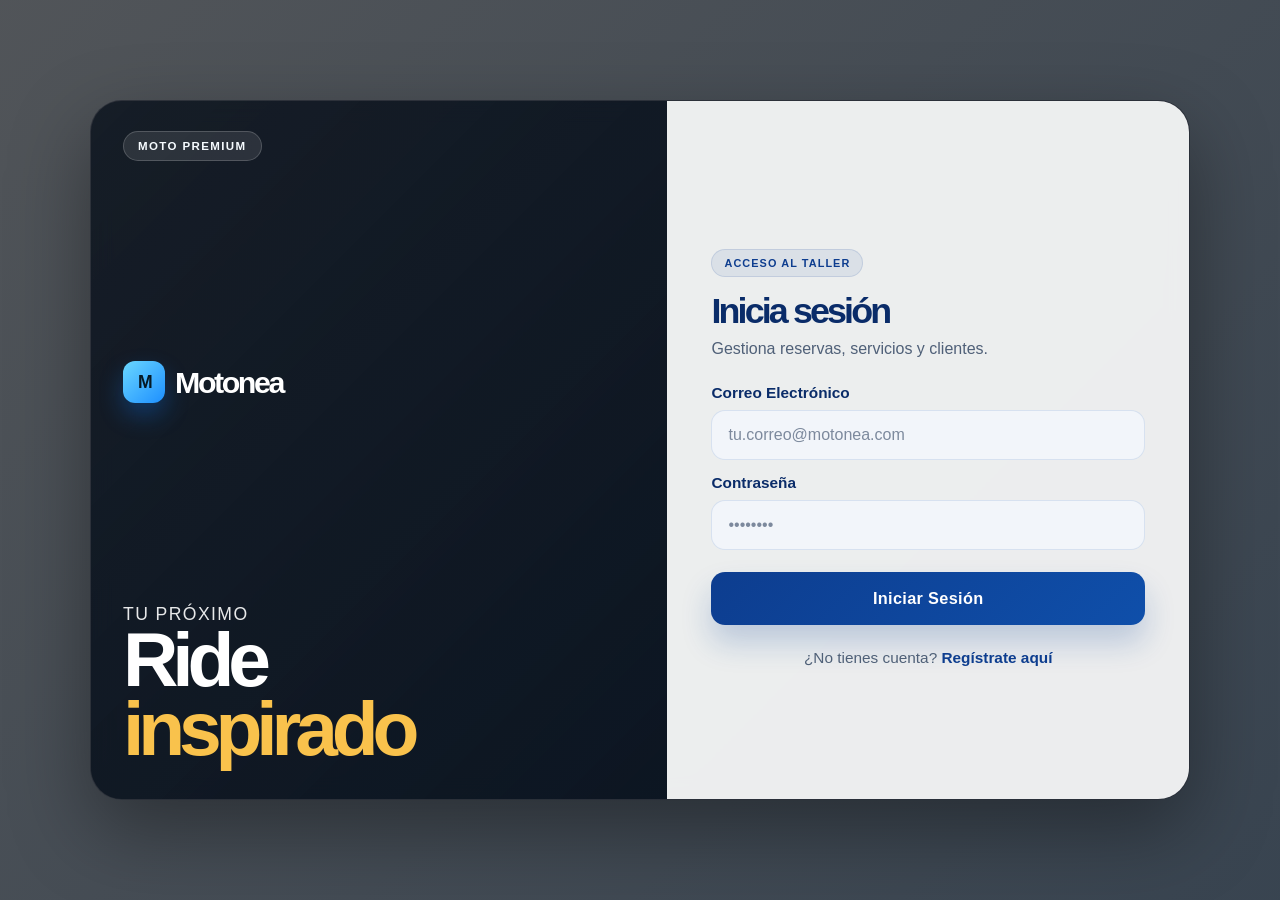
<file: index.html>
<!DOCTYPE html>
<html lang="es">

<head>
    <meta charset="UTF-8">
    <meta name="viewport" content="width=device-width, initial-scale=1.0">
    <title>Login - Motonea</title>
    <link rel="stylesheet" href="css/styles.css">
</head>

<body class="body-login">

    <div class="login-page">
        <div class="login-visual">
            <div class="hero-badge">Moto Premium</div>
            <div class="visual-brand">
                <span class="brand-mark">M</span>
                <span>Motonea</span>
            </div>
            <div class="hero-text">
                <p>Tu próximo</p>
                <h1>Ride</h1>
                <h2>inspirado</h2>
            </div>
        </div>

        <div class="auth-card">
            <div class="login-header">
                <span class="eyebrow">Acceso al taller</span>
                <h2>Inicia sesión</h2>
                <p>Gestiona reservas, servicios y clientes.</p>
            </div>

            <form id="loginForm">
                <div class="form-group">
                    <label for="email">Correo Electrónico</label>
                    <input type="email" id="email" required placeholder="tu.correo@motonea.com">
                </div>

                <div class="form-group">
                    <label for="password">Contraseña</label>
                    <input type="password" id="password" required placeholder="••••••••">
                </div>

                <div id="error-message" class="error-hidden"></div>

                <button type="submit" class="btn-primary">Iniciar Sesión</button>
            </form>

            <div class="login-footer">
                <p>¿No tienes cuenta? <a href="register.html">Regístrate aquí</a></p>
            </div>
        </div>
    </div>

    <script src="js/app.js"></script>
</body>

</html>
</file>
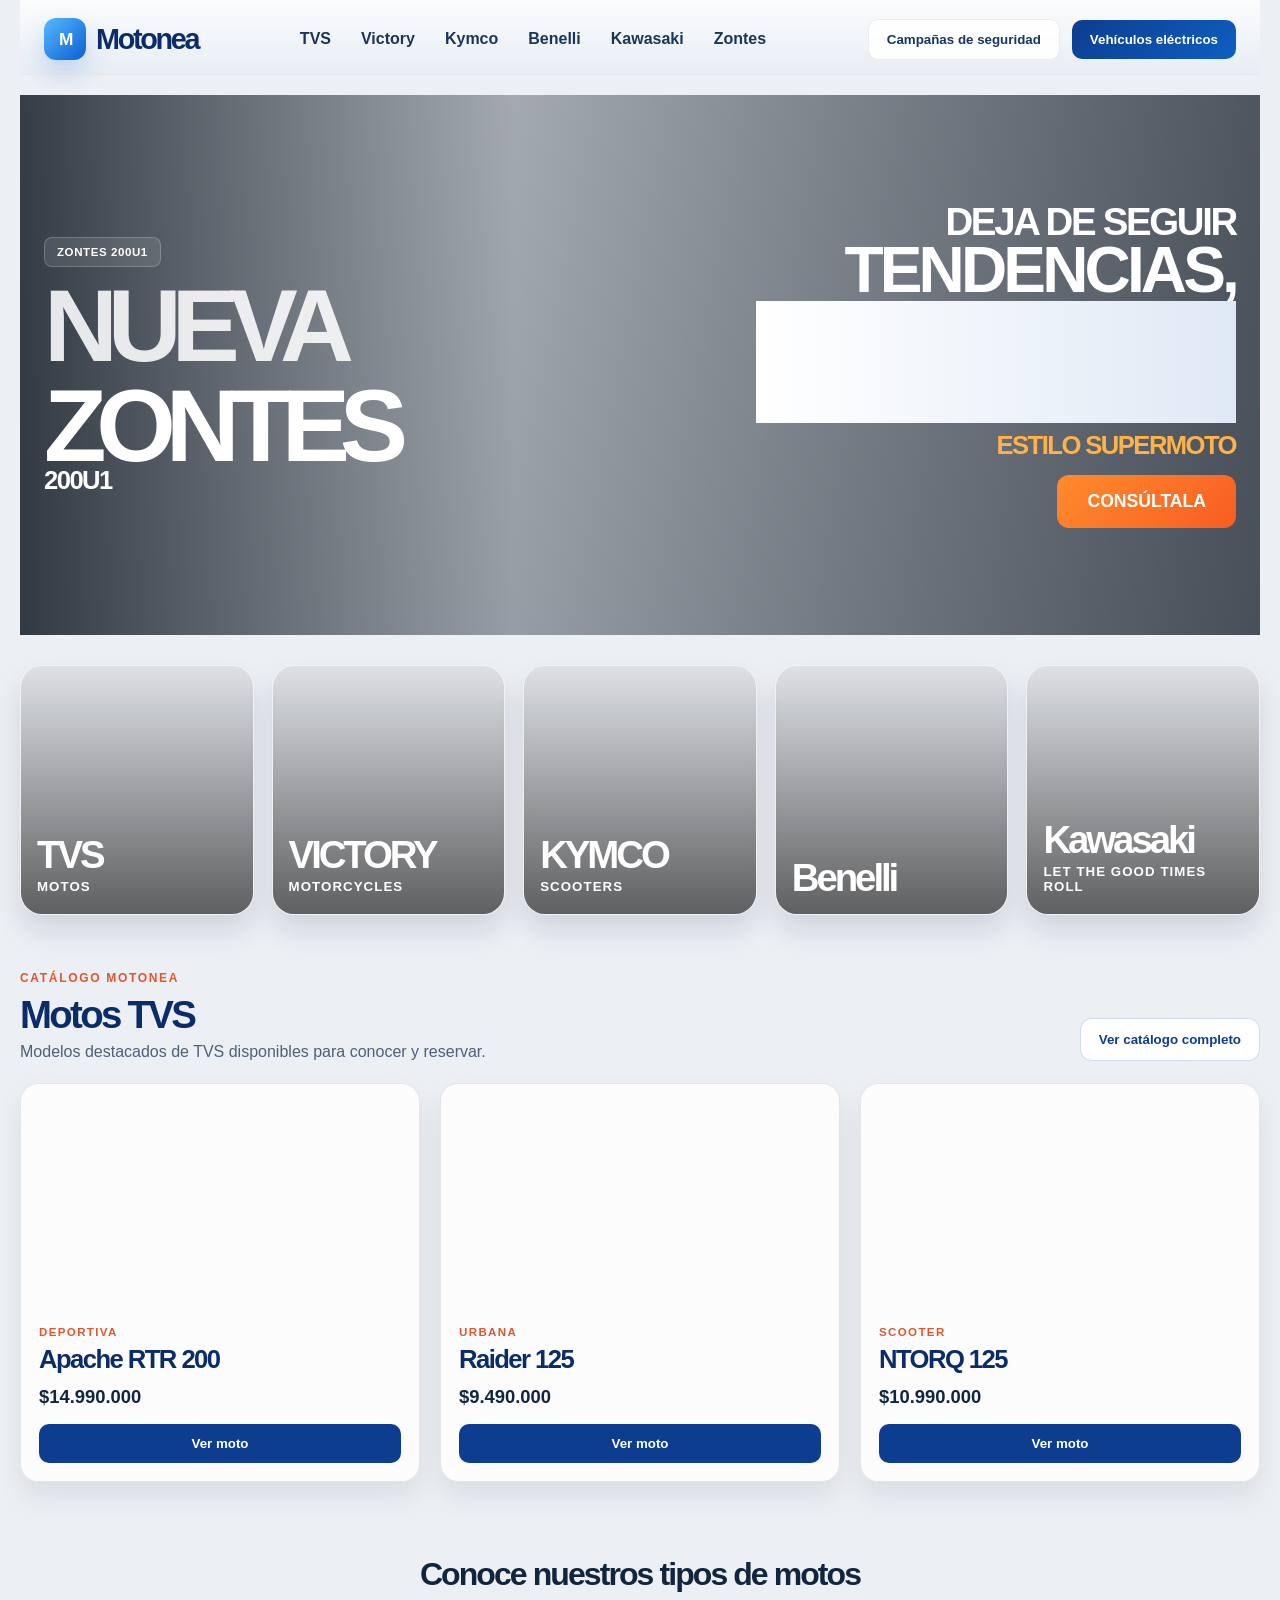
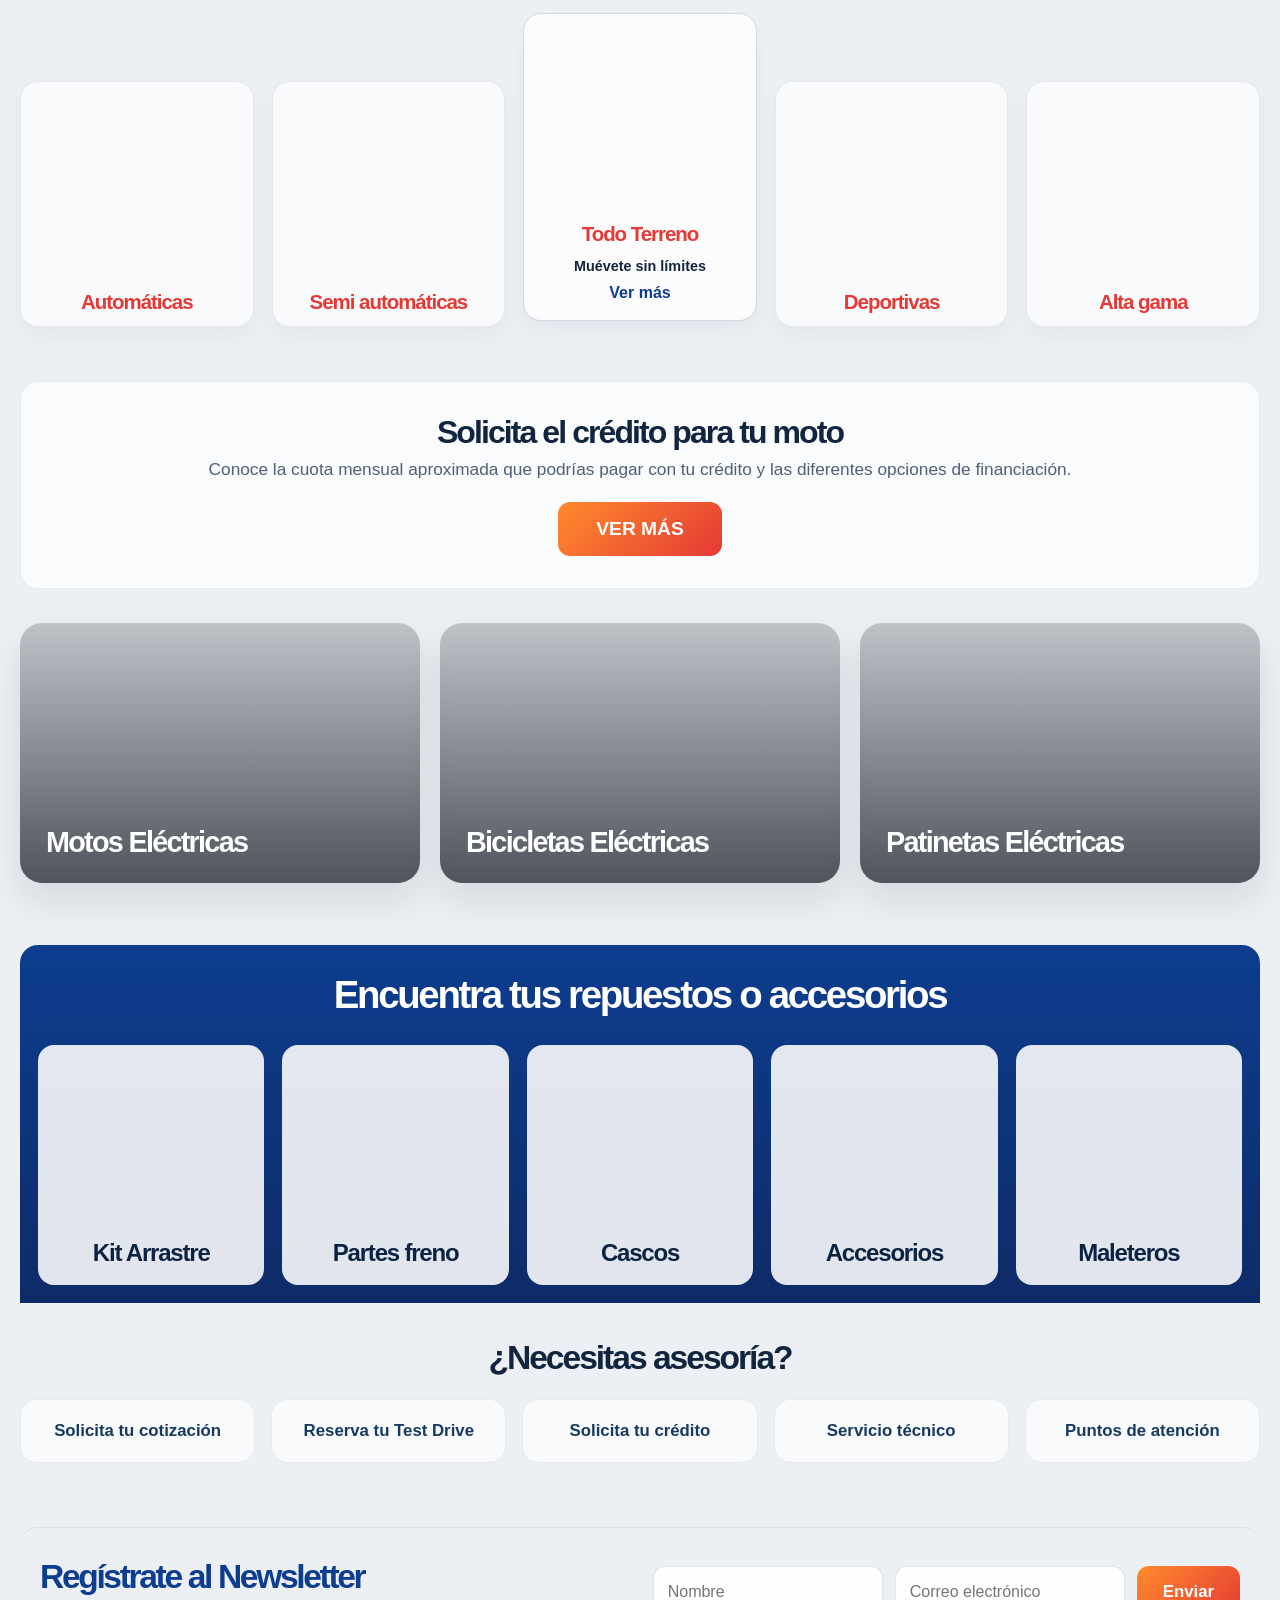
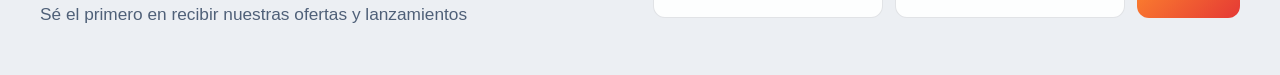
<file: dashboard.html>
<!DOCTYPE html>
<html lang="es">

<head>
    <meta charset="UTF-8">
    <meta name="viewport" content="width=device-width, initial-scale=1.0">
    <title>Dashboard - Motonea</title>
    <link rel="stylesheet" href="css/styles.css">
</head>

<body class="body-dashboard">
    <div class="dealer-shell">
        <header class="dealer-topbar">
            <div class="dealer-brand">
                <span class="brand-mark">M</span>
                <span>Motonea</span>
            </div>

            <nav class="dealer-nav">
                <a href="#modelos" class="brand-link active" data-brand="TVS">TVS</a>
                <a href="#modelos" class="brand-link" data-brand="Victory">Victory</a>
                <a href="#modelos" class="brand-link" data-brand="Kymco">Kymco</a>
                <a href="#modelos" class="brand-link" data-brand="Benelli">Benelli</a>
                <a href="#modelos" class="brand-link" data-brand="Kawasaki">Kawasaki</a>
                <a href="#modelos" class="brand-link" data-brand="Zontes">Zontes</a>
            </nav>

            <div class="header-actions">
                <button class="secondary-pill">Campañas de seguridad</button>
                <button class="primary-pill">Vehículos eléctricos</button>
            </div>
        </header>

        <main class="dealer-main">
            <section class="hero-banner">
                <div class="hero-copy-left">
                    <span class="small-tag">Zontes 200U1</span>
                    <h1>NUEVA</h1>
                    <h2>ZONTES</h2>
                    <p>200U1</p>
                </div>

                <div class="hero-copy-right">
                    <p>DEJA DE SEGUIR</p>
                    <h3>TENDENCIAS,</h3>
                    <h4>CONVIÉRTETE EN UNA.</h4>
                    <span>ESTILO SUPERMOTO</span>
                    <button>CONSÚLTALA</button>
                </div>
            </section>

            <section class="brand-grid">
                <article class="brand-card brand-card--tvs" data-brand="TVS" tabindex="0">
                    <div class="brand-overlay"></div>
                    <div class="card-brand">TVS</div>
                    <span>motos</span>
                </article>

                <article class="brand-card brand-card--victory" data-brand="Victory" tabindex="0">
                    <div class="brand-overlay"></div>
                    <div class="card-brand">VICTORY</div>
                    <small>Motorcycles</small>
                </article>

                <article class="brand-card brand-card--kymco" data-brand="Kymco" tabindex="0">
                    <div class="brand-overlay"></div>
                    <div class="card-brand">KYMCO</div>
                    <small>scooters</small>
                </article>

                <article class="brand-card brand-card--benelli" data-brand="Benelli" tabindex="0">
                    <div class="brand-overlay"></div>
                    <div class="card-brand">Benelli</div>
                </article>

                <article class="brand-card brand-card--kawasaki" data-brand="Kawasaki" tabindex="0">
                    <div class="brand-overlay"></div>
                    <div class="card-brand">Kawasaki</div>
                    <small>Let the good times roll</small>
                </article>
            </section>

            <section class="models-section" id="modelos">
                <div class="models-heading">
                    <div>
                        <span class="section-kicker">Catálogo Motonea</span>
                        <h3 id="models-title">Motos TVS</h3>
                        <p id="models-description">Modelos destacados disponibles para conocer y reservar.</p>
                    </div>
                    <button class="view-all-btn" type="button">Ver catálogo completo</button>
                </div>

                <div class="models-grid" id="models-grid"></div>
            </section>

            <section class="category-block">
                <h3>Conoce nuestros tipos de motos</h3>

                <div class="category-row">
                    <div class="category-item category-item--auto">
                        <div class="category-image image-auto"></div>
                        <span>Automáticas</span>
                    </div>

                    <div class="category-item category-item--semi">
                        <div class="category-image image-semi"></div>
                        <span>Semi automáticas</span>
                    </div>

                    <div class="category-item category-item--featured">
                        <div class="category-image image-terrain"></div>
                        <span>Todo Terreno</span>
                        <small>Muévete sin límites</small>
                        <a href="#">Ver más</a>
                    </div>

                    <div class="category-item category-item--sport">
                        <div class="category-image image-sport"></div>
                        <span>Deportivas</span>
                    </div>

                    <div class="category-item category-item--premium">
                        <div class="category-image image-premium"></div>
                        <span>Alta gama</span>
                    </div>
                </div>
            </section>

            <section class="cta-panel">
                <h3>Solicita el crédito para tu moto</h3>
                <p>Conoce la cuota mensual aproximada que podrías pagar con tu crédito y las diferentes opciones de
                    financiación.</p>
                <button>VER MÁS</button>
            </section>

            <section class="electric-grid">
                <article class="electric-card electric-card--1">
                    <div class="electric-overlay"></div>
                    <h4>Motos Eléctricas</h4>
                </article>

                <article class="electric-card electric-card--2">
                    <div class="electric-overlay"></div>
                    <h4>Bicicletas Eléctricas</h4>
                </article>

                <article class="electric-card electric-card--3">
                    <div class="electric-overlay"></div>
                    <h4>Patinetas Eléctricas</h4>
                </article>
            </section>

            <section class="accessories-area">
                <h3>Encuentra tus repuestos o accesorios</h3>
                <div class="accessory-row">
                    <div class="accessory-item">
                        <div class="accessory-image oil"></div>
                        <span>Kit Arrastre</span>
                    </div>
                    <div class="accessory-item">
                        <div class="accessory-image chain"></div>
                        <span>Partes freno</span>
                    </div>
                    <div class="accessory-item">
                        <div class="accessory-image helmet"></div>
                        <span>Cascos</span>
                    </div>
                    <div class="accessory-item">
                        <div class="accessory-image outfit"></div>
                        <span>Accesorios</span>
                    </div>
                    <div class="accessory-item">
                        <div class="accessory-image box"></div>
                        <span>Maleteros</span>
                    </div>
                </div>
            </section>

            <section class="help-strip">
                <h3>¿Necesitas asesoría?</h3>
                <div class="help-row">
                    <button>Solicita tu cotización</button>
                    <button>Reserva tu Test Drive</button>
                    <button>Solicita tu crédito</button>
                    <button>Servicio técnico</button>
                    <button>Puntos de atención</button>
                </div>
            </section>

            <section class="newsletter">
                <div class="newsletter-copy">
                    <h2>Regístrate al Newsletter</h2>
                    <p>Sé el primero en recibir nuestras ofertas y lanzamientos</p>
                </div>

                <div class="newsletter-form">
                    <input type="text" placeholder="Nombre">
                    <input type="email" placeholder="Correo electrónico">
                    <button>Enviar</button>
                </div>
            </section>
        </main>
    </div>
    <script src="js/app.js"></script>
</body>

</html>
</file>
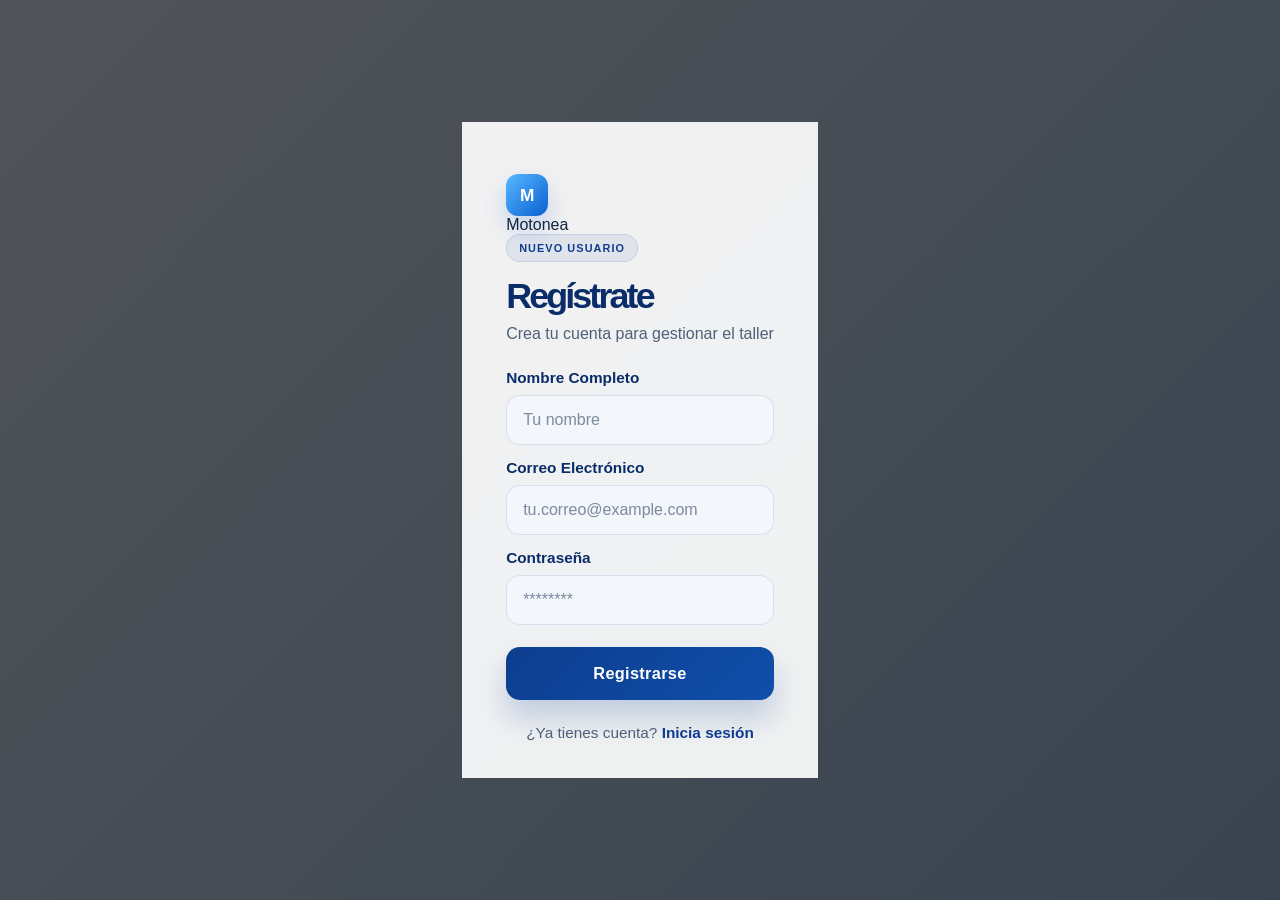
<file: register.html>
<!DOCTYPE html>
<html lang="es">

<head>
    <meta charset="UTF-8">
    <meta name="viewport" content="width=device-width, initial-scale=1.0">
    <title>Registro - Motonea</title>
    <link rel="stylesheet" href="css/styles.css">
</head>

<body class="body-login">

    <div class="auth-shell">
        <div class="auth-card">
            <div class="auth-visual">
                <div class="brand">
                    <div class="brand-mark">M</div>
                    <p>Motonea</p>
                </div>
            </div>

            <div class="login-header">
                <span class="eyebrow">Nuevo usuario</span>
                <h2>Regístrate</h2>
                <p>Crea tu cuenta para gestionar el taller</p>
            </div>

            <form id="registerForm">
                <div class="form-group">
                    <label for="name">Nombre Completo</label>
                    <input type="text" id="name" required placeholder="Tu nombre">
                </div>

                <div class="form-group">
                    <label for="email">Correo Electrónico</label>
                    <input type="email" id="email" required placeholder="tu.correo@example.com">
                </div>

                <div class="form-group">
                    <label for="password">Contraseña</label>
                    <input type="password" id="password" required placeholder="********">
                </div>

                <div id="error-message" class="error-hidden"></div>

                <button type="submit" class="btn-primary">Registrarse</button>
            </form>

            <div class="login-footer">
                <p>¿Ya tienes cuenta? <a href="index.html">Inicia sesión</a></p>
            </div>
        </div>
    </div>

    <script src="js/app.js"></script>
</body>

</html>
</file>
<file: css/styles.css>
:root {
    --bg: #eef2f6;
    --bg-strong: #e5edf5;
    --panel: rgba(255, 255, 255, 0.7);
    --panel-strong: rgba(255, 255, 255, 0.78);
    --primary: #0d3d8f;
    --primary-strong: #0a2c69;
    --primary-soft: rgba(13, 61, 143, 0.12);
    --accent: #f85d22;
    --accent-2: #ff9d00;
    --text: #12253f;
    --muted: #4f6078;
    --line: rgba(16, 35, 59, 0.1);
    --shadow: 0 26px 60px rgba(13, 20, 33, 0.12);
}

* {
    margin: 0;
    padding: 0;
    box-sizing: border-box;
    font-family: 'Segoe UI', Tahoma, Geneva, Verdana, sans-serif;
}

html {
    scroll-behavior: smooth;
}

body {
    color: var(--text);
    background: var(--bg);
}

body.body-login {
    min-height: 100vh;
    display: grid;
    place-items: center;
    background:
        linear-gradient(135deg, rgba(7, 12, 18, 0.7), rgba(13, 27, 42, 0.82)),
        url('https://images.unsplash.com/photo-1558981806-ec527fa84c39?auto=format&fit=crop&w=1600&q=80') center/cover no-repeat fixed;
    padding: 28px;
}

.login-page {
    width: min(100%, 1100px);
    min-height: 700px;
    display: grid;
    grid-template-columns: 1.05fr 0.95fr;
    overflow: hidden;
    border-radius: 32px;
    background: rgba(9, 15, 24, 0.72);
    border: 1px solid rgba(255, 255, 255, 0.08);
    box-shadow: 0 30px 80px rgba(0, 0, 0, 0.36);
    backdrop-filter: blur(10px);
}

.login-visual {
    position: relative;
    background:
        linear-gradient(135deg, rgba(8, 19, 32, 0.3), rgba(8, 19, 32, 0.7)),
        url('https://images.unsplash.com/photo-1558980664-10e7170b5df9?auto=format&fit=crop&w=1200&q=80') center/cover no-repeat;
    display: flex;
    flex-direction: column;
    justify-content: space-between;
    padding: 30px 32px 28px;
}

.hero-badge {
    align-self: flex-start;
    background: rgba(255, 255, 255, 0.1);
    border: 1px solid rgba(255, 255, 255, 0.18);
    color: #f6fbff;
    border-radius: 999px;
    padding: 8px 14px;
    font-size: 0.72rem;
    letter-spacing: 0.12em;
    text-transform: uppercase;
    font-weight: 800;
}

.visual-brand {
    display: flex;
    align-items: center;
    gap: 10px;
    font-size: clamp(1.9rem, 2vw, 2.6rem);
    font-weight: 900;
    letter-spacing: -0.08em;
    color: #ffffff;
}

.visual-brand .brand-mark {
    width: 42px;
    height: 42px;
    border-radius: 12px;
    display: grid;
    place-items: center;
    background: linear-gradient(135deg, #6ad7ff, #1d8fff);
    color: #051925;
    font-size: 1.1rem;
    box-shadow: 0 12px 24px rgba(13, 125, 255, 0.3);
}

.hero-text {
    padding-bottom: 8px;
    color: white;
}

.hero-text p {
    font-size: 1.1rem;
    letter-spacing: 0.08em;
    text-transform: uppercase;
    opacity: 0.9;
}

.hero-text h1,
.hero-text h2 {
    font-size: clamp(3rem, 6vw, 6rem);
    letter-spacing: -0.08em;
    line-height: 0.9;
    font-weight: 900;
}

.hero-text h2 {
    color: #f9c24c;
}

.auth-card {
    position: relative;
    background: rgba(255, 255, 255, 0.92);
    padding: 52px 44px 36px;
    display: flex;
    flex-direction: column;
    justify-content: center;
}

.login-header {
    text-align: left;
    margin-bottom: 26px;
}

.eyebrow {
    display: inline-block;
    margin-bottom: 14px;
    padding: 7px 12px;
    border-radius: 999px;
    background: rgba(17, 72, 156, 0.08);
    color: var(--primary);
    border: 1px solid rgba(17, 72, 156, 0.12);
    text-transform: uppercase;
    letter-spacing: 0.1em;
    font-size: 0.68rem;
    font-weight: 800;
}

.login-header h2 {
    font-size: clamp(2.2rem, 2.8vw, 3.2rem);
    letter-spacing: -0.08em;
    margin-bottom: 8px;
    color: var(--primary-strong);
}

.login-header p {
    color: var(--muted);
    font-size: 1rem;
}

form {
    display: flex;
    flex-direction: column;
    gap: 14px;
}

.form-group {
    display: flex;
    flex-direction: column;
    gap: 8px;
}

.form-group label {
    color: var(--primary-strong);
    font-size: 0.96rem;
    font-weight: 700;
}

.form-group input {
    width: 100%;
    padding: 15px 16px;
    border-radius: 14px;
    border: 1px solid rgba(17, 72, 156, 0.12);
    background: rgba(243, 247, 252, 0.9);
    color: var(--text);
    font-size: 1rem;
    transition: all 0.2s ease;
}

.form-group input::placeholder {
    color: rgba(79, 96, 120, 0.72);
}

.form-group input:focus {
    outline: none;
    border-color: rgba(17, 72, 156, 0.34);
    box-shadow: 0 0 0 4px rgba(17, 72, 156, 0.08);
    background: white;
}

.btn-primary {
    width: 100%;
    padding: 17px 18px;
    border: none;
    border-radius: 14px;
    background: linear-gradient(135deg, var(--primary), #0f4faa);
    color: white;
    font-size: 1.02rem;
    font-weight: 800;
    letter-spacing: 0.02em;
    cursor: pointer;
    margin-top: 8px;
    box-shadow: 0 18px 30px rgba(17, 72, 156, 0.22);
    transition: transform 0.2s ease, box-shadow 0.2s ease;
}

.btn-primary:hover {
    transform: translateY(-2px);
    box-shadow: 0 24px 36px rgba(17, 72, 156, 0.26);
}

.login-footer {
    margin-top: 24px;
    text-align: center;
    color: var(--muted);
    font-size: 0.96rem;
}

.login-footer a {
    color: var(--primary);
    text-decoration: none;
    font-weight: 800;
}

.login-footer a:hover {
    text-decoration: underline;
}

.error-hidden {
    display: none;
    background: rgba(220, 38, 38, 0.08);
    border: 1px solid rgba(220, 38, 38, 0.18);
    border-radius: 12px;
    color: #b91c1c;
    font-size: 0.82rem;
    padding: 10px 12px;
}

body.body-dashboard {
    background: #eceff3;
    color: var(--text);
}

.dealer-shell {
    width: min(100%, 1460px);
    margin: 0 auto;
    padding: 0 20px 26px;
}

.dealer-topbar {
    display: flex;
    align-items: center;
    justify-content: space-between;
    gap: 18px;
    background: linear-gradient(180deg, rgba(255, 255, 255, 0.8), rgba(229, 236, 243, 0.75));
    border-bottom: 1px solid rgba(16, 35, 59, 0.08);
    padding: 18px 24px 14px;
    position: sticky;
    top: 0;
    z-index: 10;
    backdrop-filter: blur(12px);
}

.dealer-brand {
    display: flex;
    align-items: center;
    gap: 10px;
    color: var(--primary-strong);
    font-size: clamp(1.8rem, 2vw, 2.7rem);
    font-weight: 900;
    letter-spacing: -0.08em;
}

.brand-mark {
    width: 42px;
    height: 42px;
    border-radius: 12px;
    display: grid;
    place-items: center;
    background: linear-gradient(135deg, #57b9ff, #0a5fd2);
    color: white;
    font-size: 1.08rem;
    font-weight: 900;
    box-shadow: 0 12px 24px rgba(18, 94, 208, 0.2);
}

.dealer-nav {
    display: flex;
    align-items: center;
    justify-content: center;
    gap: 30px;
    flex: 1;
    flex-wrap: wrap;
}

.dealer-nav a {
    color: #1a3558;
    text-decoration: none;
    font-weight: 700;
    font-size: 1rem;
}

.header-actions {
    display: flex;
    align-items: center;
    gap: 12px;
    flex-wrap: wrap;
}

.secondary-pill,
.primary-pill {
    border: none;
    border-radius: 10px;
    padding: 12px 18px;
    font-weight: 700;
    cursor: pointer;
}

.secondary-pill {
    background: rgba(255, 255, 255, 0.85);
    color: #16365f;
    border: 1px solid rgba(16, 35, 59, 0.08);
}

.primary-pill {
    background: linear-gradient(135deg, #0d3d8f, #0d5fc1);
    color: #fff;
}

.dealer-main {
    padding-top: 20px;
}

.hero-banner {
    position: relative;
    display: flex;
    justify-content: space-between;
    align-items: center;
    min-height: 540px;
    padding: 30px 24px 28px;
    border-radius: 0;
    background:
        linear-gradient(135deg, rgba(20, 31, 48, 0.1), rgba(20, 31, 48, 0.35)),
        url('https://images.unsplash.com/photo-1558980664-10e7170b5df9?auto=format&fit=crop&w=1800&q=80') center/cover no-repeat;
    overflow: hidden;
    color: white;
}

.hero-banner::before {
    content: "";
    position: absolute;
    inset: 0;
    background: linear-gradient(90deg, rgba(7, 16, 27, 0.78) 0%, rgba(7, 16, 27, 0.18) 40%, rgba(7, 16, 27, 0.58) 100%);
}

.hero-copy-left,
.hero-copy-right {
    position: relative;
    z-index: 1;
}

.small-tag {
    display: inline-block;
    background: rgba(255, 255, 255, 0.1);
    border: 1px solid rgba(255, 255, 255, 0.2);
    padding: 8px 12px;
    border-radius: 8px;
    font-size: 0.72rem;
    font-weight: 700;
    letter-spacing: 0.05em;
    text-transform: uppercase;
}

.hero-copy-left h1,
.hero-copy-left h2 {
    font-size: clamp(3rem, 8vw, 9rem);
    line-height: 0.8;
    letter-spacing: -0.1em;
    font-weight: 900;
    margin-top: 18px;
}

.hero-copy-left h1 {
    opacity: 0.88;
}

.hero-copy-left h2 {
    color: #ffffff;
}

.hero-copy-left p {
    font-size: clamp(1.5rem, 2vw, 2.5rem);
    letter-spacing: -0.06em;
    font-weight: 900;
}

.hero-copy-right {
    max-width: 480px;
    text-align: right;
}

.hero-copy-right p,
.hero-copy-right h3,
.hero-copy-right h4,
.hero-copy-right span {
    display: block;
    font-weight: 900;
    letter-spacing: -0.06em;
    line-height: 0.95;
}

.hero-copy-right p {
    font-size: clamp(1.6rem, 3vw, 3rem);
    color: #ffffff;
}

.hero-copy-right h3,
.hero-copy-right h4 {
    font-size: clamp(2.8rem, 5vw, 6rem);
    color: #fff;
}

.hero-copy-right h4 {
    display: inline-block;
    background: linear-gradient(90deg, #fff, #dfe9f5);

    color: transparent;
}

.hero-copy-right span {
    margin-top: 10px;
    font-size: clamp(1.2rem, 2vw, 2rem);
    color: #ffb249;
}

.hero-copy-right button {
    margin-top: 18px;
    background: linear-gradient(135deg, #ff8b2d, #f85d22);
    color: white;
    border: none;
    border-radius: 12px;
    padding: 16px 30px;
    font-size: 1.1rem;
    font-weight: 900;
    cursor: pointer;
}

.brand-grid {
    display: grid;
    grid-template-columns: repeat(5, minmax(180px, 1fr));
    gap: 18px;
    margin-top: 30px;
}

.brand-card {
    position: relative;
    min-height: 250px;
    display: flex;
    flex-direction: column;
    justify-content: end;
    padding: 20px 16px;
    border-radius: 22px;
    overflow: hidden;
    border: 1px solid rgba(255, 255, 255, 0.2);
    box-shadow: 0 16px 28px rgba(16, 35, 59, 0.12);
    cursor: pointer;
    transition: transform 0.2s ease, box-shadow 0.2s ease;
}

.brand-card:hover,
.brand-card:focus-visible {
    transform: translateY(-6px);
    box-shadow: 0 22px 34px rgba(16, 35, 59, 0.2);
    outline: none;
}

.brand-overlay {
    position: absolute;
    inset: 0;
    background: linear-gradient(180deg, rgba(0, 0, 0, 0.06), rgba(0, 0, 0, 0.6));
}

.card-brand,
.brand-card small,
.brand-card span {
    position: relative;
    z-index: 1;
}

.brand-card--tvs {
    background: url('https://images.unsplash.com/photo-1558980664-10e7170b5df9?auto=format&fit=crop&w=900&q=80') center/cover no-repeat;
}

.brand-card--victory {
    background: url('https://images.unsplash.com/photo-1549399542-7e3f8b79c341?auto=format&fit=crop&w=900&q=80') center/cover no-repeat;
}

.brand-card--kymco {
    background: url('https://images.unsplash.com/photo-1558980664-10e7170b5df9?auto=format&fit=crop&w=900&q=80') center/cover no-repeat;
}

.brand-card--benelli {
    background: url('https://tse2.mm.bing.net/th/id/OIP.XQHygBSa36wdmkGRcqyfnQHaEQ?r=0&rs=1&pid=ImgDetMain&o=7&rm=3') center/cover no-repeat;
}

.brand-card--kawasaki {
    background: url('https://images.unsplash.com/photo-1558981806-ec527fa84c39?auto=format&fit=crop&w=900&q=80') center/cover no-repeat;
}

.card-brand {
    font-size: clamp(2rem, 3vw, 3.5rem);
    line-height: 0.8;
    letter-spacing: -0.08em;
    font-weight: 900;
    color: white;
}

.brand-card small,
.brand-card span {
    color: white;
    font-size: 0.83rem;
    text-transform: uppercase;
    letter-spacing: 0.08em;
    margin-top: 8px;
    font-weight: 800;
}

.category-block {
    margin-top: 56px;
    padding: 18px 0 0;
}

.category-block h3 {
    text-align: center;
    font-size: clamp(2rem, 2.5vw, 3rem);
    letter-spacing: -0.06em;
    margin-bottom: 26px;
    color: var(--text);
}

.category-row {
    display: grid;
    grid-template-columns: repeat(5, minmax(180px, 1fr));
    gap: 18px;
    align-items: end;
}

.category-item {
    background: rgba(255, 255, 255, 0.66);
    border: 1px solid rgba(16, 35, 59, 0.08);
    border-radius: 18px;
    overflow: hidden;
    box-shadow: 0 10px 20px rgba(18, 29, 41, 0.04);
    text-align: center;
}

.category-item--featured {
    transform: translateY(-6px);
    border-color: rgba(13, 61, 143, 0.18);
    background: rgba(255, 255, 255, 0.82);
}

.category-image {
    height: 190px;
    background-size: cover;
    background-position: center;
    filter: grayscale(0.1);
}

.image-auto {
    background-image: url('https://images.unsplash.com/photo-1558981806-ec527fa84c39?auto=format&fit=crop&w=900&q=80');
}

.image-semi {
    background-image: url('https://images.unsplash.com/photo-1527181152855-fc03fc7949c8?auto=format&fit=crop&w=900&q=80');
}

.image-terrain {
    background-image: url('https://images.unsplash.com/photo-1549399542-7e3f8b79c341?auto=format&fit=crop&w=900&q=80');
}

.image-sport {
    background-image: url('https://images.unsplash.com/photo-1558980664-10e7170b5df9?auto=format&fit=crop&w=900&q=80');
}

.image-premium {
    background-image: url('https://images.unsplash.com/photo-1503376780353-7e6692767b70?auto=format&fit=crop&w=900&q=80');
}

.category-item span {
    display: block;
    font-size: clamp(1.2rem, 1.6vw, 2rem);
    font-weight: 900;
    letter-spacing: -0.05em;
    color: #e53935;
    padding: 18px 10px 12px;
}

.category-item small {
    display: block;
    font-size: 0.9rem;
    color: var(--text);
    padding: 0 10px 10px;
    font-weight: 600;
}

.category-item a {
    display: inline-block;
    margin: 0 0 18px;
    color: var(--primary);
    font-weight: 800;
    text-decoration: none;
}

.cta-panel {
    margin-top: 54px;
    background: rgba(255, 255, 255, 0.72);
    border: 1px solid rgba(16, 35, 59, 0.08);
    border-radius: 18px;
    padding: 32px 24px;
    text-align: center;
}

.cta-panel h3 {
    font-size: clamp(2rem, 2.5vw, 3rem);
    letter-spacing: -0.06em;
    margin-bottom: 8px;
}

.cta-panel p {
    color: var(--muted);
    font-size: 1.08rem;
}

.cta-panel button {
    margin-top: 22px;
    border: none;
    border-radius: 12px;
    background: linear-gradient(135deg, #ff8b2d, #e53935);
    color: white;
    font-size: 1.2rem;
    font-weight: 900;
    padding: 16px 38px;
    cursor: pointer;
}

.electric-grid {
    display: grid;
    grid-template-columns: repeat(3, minmax(220px, 1fr));
    gap: 20px;
    margin-top: 34px;
}

.electric-card {
    position: relative;
    min-height: 260px;
    border-radius: 22px;
    overflow: hidden;
    display: flex;
    align-items: end;
    padding: 26px;
    box-shadow: 0 18px 36px rgba(16, 35, 59, 0.1);
}

.electric-card--1 {
    background: url('https://tse3.mm.bing.net/th/id/OIP.lIC7XW6F8bHldsk4jCsxjAHaHX?r=0&rs=1&pid=ImgDetMain&o=7&rm=3') center/cover no-repeat;
}

.electric-card--2 {
    background: url('https://images.unsplash.com/photo-1558980664-10e7170b5df9?auto=format&fit=crop&w=1200&q=80') center/cover no-repeat;
}

.electric-card--3 {
    background: url('https://images.unsplash.com/photo-1558981806-ec527fa84c39?auto=format&fit=crop&w=1200&q=80') center/cover no-repeat;
}

.electric-overlay {
    position: absolute;
    inset: 0;
    background: linear-gradient(180deg, rgba(12, 18, 29, 0.2), rgba(12, 18, 29, 0.7));
}

.electric-card h4 {
    position: relative;
    z-index: 1;
    color: white;
    font-size: clamp(1.8rem, 2vw, 3rem);
    line-height: 1;
    letter-spacing: -0.06em;
}

.accessories-area {
    margin-top: 62px;
    background: linear-gradient(180deg, #0d3d8f, #0e2b67);
    border-radius: 18px 18px 0 0;
    padding: 28px 18px 18px;
    color: white;
}

.accessories-area h3 {
    text-align: center;
    font-size: clamp(2rem, 3vw, 3rem);
    letter-spacing: -0.06em;
    margin-bottom: 28px;
}

.accessory-row {
    display: grid;
    grid-template-columns: repeat(5, minmax(160px, 1fr));
    gap: 18px;
}

.accessory-item {
    background: rgba(255, 255, 255, 0.88);
    border-radius: 16px;
    padding: 12px 12px 18px;
    text-align: center;
    color: var(--text);
}

.accessory-image {
    height: 170px;
    border-radius: 12px;
    margin-bottom: 12px;
    background-size: contain;
    background-position: center;
    background-repeat: no-repeat;
}

.oil {
    background-image: url('https://tse2.mm.bing.net/th/id/OIP.2PfZY9dCbyeTZeAGPHpvDQHaHa?r=0&rs=1&pid=ImgDetMain&o=7&rm=3');
}

.chain {
    background-image: url('https://loremflickr.com/700/500/motorcycle,brake?lock=22');
}

.helmet {
    background-image: url('https://tse3.mm.bing.net/th/id/OIP.t8FckNRUhHTV6Xnjl8-vnAHaEK?r=0&rs=1&pid=ImgDetMain&o=7&rm=3');
}

.outfit {
    background-image: url('https://tse4.mm.bing.net/th/id/OIP.5-b8yaaipShArY3OWXC-LwHaE8?r=0&rs=1&pid=ImgDetMain&o=7&rm=3y');
}

.box {
    background-image: url('https://tse1.mm.bing.net/th/id/OIP.Ti_Dd_8PHLufaeROC8AL0wHaHa?r=0&rs=1&pid=ImgDetMain&o=7&rm=3');
}

.accessory-item span {
    display: block;
    font-size: 1.5rem;
    letter-spacing: -0.05em;
    font-weight: 900;
    color: #0c2343;
}

.help-strip {
    padding: 36px 0 10px;
}

.help-strip h3 {
    text-align: center;
    font-size: clamp(2.1rem, 2.6vw, 3rem);
    letter-spacing: -0.06em;
    margin-bottom: 22px;
}

.help-row {
    display: grid;
    grid-template-columns: repeat(5, minmax(180px, 1fr));
    gap: 16px;
}

.help-row button {
    min-height: 64px;
    border: 1px solid rgba(16, 35, 59, 0.08);
    border-radius: 16px;
    background: rgba(255, 255, 255, 0.7);
    color: #17395f;
    font-size: 1.05rem;
    font-weight: 700;
    cursor: pointer;
}

.newsletter {
    margin-top: 54px;
    background: rgba(236, 239, 243, 0.95);
    border-top: 1px solid rgba(16, 35, 59, 0.08);
    display: flex;
    align-items: center;
    justify-content: space-between;
    gap: 18px;
    padding: 32px 20px 24px;
    border-radius: 18px 18px 0 0;
}

.newsletter-copy h2 {
    font-size: clamp(2.1rem, 2.4vw, 3.2rem);
    line-height: 1;
    letter-spacing: -0.07em;
    color: var(--primary);
    margin-bottom: 10px;
}

.newsletter-copy p {
    color: var(--muted);
    font-size: 1.08rem;
}

.newsletter-form {
    display: flex;
    align-items: center;
    gap: 12px;
    flex-wrap: wrap;
    justify-content: flex-end;
}

.newsletter-form input {
    min-width: 220px;
    padding: 16px 14px;
    border-radius: 12px;
    border: 1px solid rgba(16, 35, 59, 0.12);
    background: rgba(255, 255, 255, 0.9);
    font-size: 1rem;
}

.newsletter-form button {
    border: none;
    background: linear-gradient(135deg, #ff8b2d, #e53935);
    color: white;
    border-radius: 12px;
    padding: 16px 26px;
    font-size: 1.05rem;
    font-weight: 900;
    cursor: pointer;
}

@media (max-width: 1200px) {

    .brand-grid,
    .category-row,
    .accessory-row,
    .help-row {
        grid-template-columns: repeat(2, minmax(180px, 1fr));
    }

    .login-page {
        grid-template-columns: 1fr;
    }

    .login-visual {
        min-height: 360px;
    }
}

@media (max-width: 900px) {
    .dealer-topbar {
        flex-direction: column;
        align-items: flex-start;
    }

    .dealer-nav {
        justify-content: flex-start;
        gap: 16px;
    }

    .electric-grid {
        grid-template-columns: 1fr;
    }

    .newsletter {
        flex-direction: column;
        align-items: flex-start;
    }

    .newsletter-form {
        justify-content: flex-start;
    }
}

@media (max-width: 560px) {
    body.body-login {
        padding: 18px;
    }

    .auth-card {
        padding: 28px 20px 24px;
    }

    .dealer-shell {
        padding: 0 12px 22px;
    }

    .brand-grid,
    .category-row,
    .accessory-row,
    .help-row {
        grid-template-columns: 1fr;
    }

    .hero-banner {
        min-height: 420px;
        padding: 22px 18px;
    }

    .hero-copy-right {
        text-align: left;
        margin-top: 18px;
    }

    .newsletter-form input {
        min-width: 100%;
    }
}


.dashboard-container {
    display: flex;
    min-height: 100vh;
}

.sidebar {
    width: 280px;
    background: rgba(255, 255, 255, 0.5);
    border-right: 1px solid rgba(19, 38, 61, 0.08);
    backdrop-filter: blur(18px);
    padding: 28px 18px 20px;
    box-shadow: inset -1px 0 0 rgba(255, 255, 255, 0.35);
}

.sidebar-header {
    display: flex;
    align-items: center;
    gap: 12px;
    margin-bottom: 32px;
    padding: 6px 6px 12px;
}

.sidebar-header .brand-mark {
    width: 42px;
    height: 42px;
    border-radius: 12px;
    font-size: 1.05rem;
    background: linear-gradient(135deg, #7fc3ff, #3d79d9);
    color: #fff;
    box-shadow: 0 12px 24px rgba(61, 121, 217, 0.2);
}

.sidebar-header h2 {
    font-size: 1.6rem;
    color: var(--text);
    letter-spacing: -0.05em;
    font-weight: 800;
}

.sidebar nav {
    display: flex;
    flex-direction: column;
    gap: 10px;
}

.nav-item {
    display: flex;
    align-items: center;
    gap: 12px;
    padding: 13px 14px;
    border-radius: 12px;
    color: #2a4565;
    text-decoration: none;
    font-weight: 700;
    transition: all 0.2s ease;
    border: 1px solid transparent;
}

.nav-item:hover,
.nav-item.active {
    background: linear-gradient(135deg, rgba(61, 121, 217, 0.12), rgba(255, 255, 255, 0.78));
    color: #17314f;
    border-color: rgba(40, 77, 130, 0.08);
    box-shadow: 0 10px 24px rgba(22, 42, 67, 0.08);
}

.nav-item.logout {
    margin-top: 18px;
    color: #b1514d;
}

.main-content {
    flex: 1;
    padding: 36px 36px 28px;
}

.topbar {
    display: flex;
    justify-content: space-between;
    align-items: center;
    gap: 16px;
    margin-bottom: 28px;
}

.page-title h1 {
    font-size: clamp(2.3rem, 2.7vw, 3.2rem);
    letter-spacing: -0.07em;
    margin-bottom: 8px;
    font-weight: 900;
    color: #102845;
}

.page-title p {
    color: #49657f;
    font-size: 1.08rem;
}

.action-btn {
    background: rgba(255, 255, 255, 0.6);
    color: var(--text);
    border: 1px solid rgba(19, 38, 61, 0.08);
    border-radius: 12px;
    padding: 12px 18px;
    font-weight: 700;
    cursor: pointer;
    box-shadow: 0 10px 20px rgba(22, 42, 67, 0.06);
}

.stat-grid {
    display: grid;
    grid-template-columns: repeat(auto-fit, minmax(220px, 1fr));
    gap: 22px;
    margin-bottom: 28px;
}

.stat-card {
    background: rgba(255, 255, 255, 0.52);
    border: 1px solid rgba(19, 38, 61, 0.08);
    border-radius: 22px;
    padding: 22px 20px 18px;
    position: relative;
    overflow: hidden;
    backdrop-filter: blur(18px);
    box-shadow: 0 18px 30px rgba(22, 42, 67, 0.06);
}

.stat-card::before {
    content: "";
    position: absolute;
    inset: auto -10% -35% auto;
    width: 160px;
    height: 160px;
    background: radial-gradient(circle, rgba(61, 121, 217, 0.12), transparent 60%);
    border-radius: 50%;
}

.stat-card h3 {
    position: relative;
    color: #49657f;
    font-size: 0.8rem;
    text-transform: uppercase;
    letter-spacing: 0.12em;
    margin-bottom: 18px;
}

.stat-number {
    position: relative;
    font-size: clamp(2.5rem, 3vw, 4rem);
    font-weight: 900;
    letter-spacing: -0.07em;
    line-height: 1;
    margin-bottom: 14px;
    color: #102845;
}

.stat-meta {
    position: relative;
    display: flex;
    align-items: center;
    gap: 8px;
    color: #2b4662;
    font-size: 0.9rem;
}

.trend-up {
    color: #1a9d6e;
    font-weight: 700;
}

.content-grid {
    display: grid;
    grid-template-columns: minmax(0, 2.1fr) minmax(260px, 0.9fr);
    gap: 22px;
}

.panel {
    background: rgba(255, 255, 255, 0.48);
    border: 1px solid rgba(19, 38, 61, 0.08);
    border-radius: 22px;
    padding: 22px 24px;
    box-shadow: 0 18px 32px rgba(22, 42, 67, 0.06);
    backdrop-filter: blur(18px);
}

.panel-header {
    display: flex;
    justify-content: space-between;
    align-items: center;
    gap: 12px;
    margin-bottom: 18px;
}

.panel-title {
    font-size: 1.15rem;
    font-weight: 800;
    letter-spacing: -0.04em;
    color: #102845;
}

.pill {
    display: inline-flex;
    align-items: center;
    padding: 7px 12px;
    border-radius: 999px;
    background: rgba(61, 121, 217, 0.12);
    color: #2d5e9f;
    border: 1px solid rgba(61, 121, 217, 0.15);
    font-size: 0.72rem;
    font-weight: 700;
}

.table {
    width: 100%;
    border-collapse: collapse;
}

.table th,
.table td {
    text-align: left;
    padding: 14px 12px;
    border-bottom: 1px solid rgba(19, 38, 61, 0.08);
}

.table th {
    color: #49657f;
    font-size: 0.74rem;
    letter-spacing: 0.12em;
    text-transform: uppercase;
    font-weight: 700;
}

.table td {
    color: #102845;
    font-size: 0.97rem;
}

.badge {
    display: inline-flex;
    align-items: center;
    justify-content: center;
    min-width: 92px;
    padding: 6px 10px;
    border-radius: 999px;
    font-size: 0.74rem;
    font-weight: 800;
}

.badge.pending {
    background: rgba(245, 158, 11, 0.12);
    color: #965d00;
}

.badge.confirmed {
    background: rgba(16, 185, 129, 0.12);
    color: #0e7e5d;
}

.badge.repair {
    background: rgba(234, 88, 12, 0.12);
    color: #a95418;
}

.side-stack {
    display: flex;
    flex-direction: column;
    gap: 22px;
}

.mini-card {
    background: rgba(255, 255, 255, 0.48);
    border: 1px solid rgba(19, 38, 61, 0.08);
    border-radius: 22px;
    padding: 22px 20px;
    backdrop-filter: blur(18px);
    box-shadow: 0 18px 30px rgba(22, 42, 67, 0.06);
}

.mini-card h4 {
    font-size: 0.78rem;
    color: #49657f;
    text-transform: uppercase;
    letter-spacing: 0.12em;
    margin-bottom: 14px;
}

.mini-card strong {
    display: block;
    font-size: 3rem;
    line-height: 1;
    letter-spacing: -0.07em;
    margin-bottom: 10px;
    color: #102845;
}

.mini-card p {
    color: #39566d;
    font-size: 0.96rem;
    line-height: 1.6;
}

.list {
    list-style: none;
    display: flex;
    flex-direction: column;
    gap: 12px;
}

.list li {
    display: flex;
    justify-content: space-between;
    align-items: center;
    gap: 10px;
    padding: 10px 0;
    border-bottom: 1px solid rgba(19, 38, 61, 0.08);
    color: #102845;
}

.list li:last-child {
    border-bottom: none;
}

.pill {
    display: inline-flex;
    align-items: center;
    gap: 8px;
    padding: 7px 12px;
    background: rgba(56, 189, 248, 0.12);
    border: 1px solid rgba(56, 189, 248, 0.2);
    border-radius: 999px;
    color: #7dd3fc;
    font-size: 0.72rem;
    font-weight: 700;
}

.table {
    width: 100%;
    border-collapse: collapse;
}

.table th,
.table td {
    text-align: left;
    padding: 12px 10px;
    border-bottom: 1px solid rgba(148, 163, 184, 0.12);
}

.table th {
    color: var(--muted);
    font-size: 0.75rem;
    text-transform: uppercase;
    letter-spacing: 0.08em;
    font-weight: 700;
}

.table td {
    color: #dfe9ff;
    font-size: 0.92rem;
}

.badge {
    display: inline-flex;
    align-items: center;
    padding: 6px 10px;
    border-radius: 999px;
    font-size: 0.72rem;
    font-weight: 700;
}

.badge.pending {
    background: rgba(251, 191, 36, 0.12);
    color: #facc15;
}

.badge.confirmed {
    background: rgba(34, 197, 94, 0.12);
    color: #86efac;
}

.badge.repair {
    background: rgba(249, 115, 22, 0.12);
    color: #fdba74;
}

.side-stack {
    display: flex;
    flex-direction: column;
    gap: 22px;
}

.mini-card {
    background: rgba(15, 23, 42, 0.72);
    border: 1px solid var(--line);
    border-radius: 18px;
    padding: 20px;
}

.mini-card h4 {
    font-size: 0.82rem;
    color: var(--muted);
    margin-bottom: 8px;
    text-transform: uppercase;
    letter-spacing: 0.08em;
}

.mini-card strong {
    display: block;
    font-size: 1.5rem;
    margin-bottom: 8px;
}

.mini-card p {
    color: var(--muted);
    font-size: 0.9rem;
    line-height: 1.6;
}

.list {
    list-style: none;
    display: flex;
    flex-direction: column;
    gap: 12px;
    margin-top: 18px;
}

.list li {
    display: flex;
    justify-content: space-between;
    align-items: center;
    gap: 10px;
    padding: 10px 0;
    border-bottom: 1px solid rgba(148, 163, 184, 0.12);
    color: #dfe9ff;
}

@media (max-width: 900px) {
    .dashboard-container {
        flex-direction: column;
    }

    .sidebar {
        width: 100%;
        border-right: none;
        border-bottom: 1px solid var(--line);
    }

    .content-grid {
        grid-template-columns: 1fr;
    }
}

@media (max-width: 560px) {
    .main-content {
        padding: 22px 16px 28px;
    }

    .topbar {
        flex-direction: column;
        align-items: flex-start;
    }

    .auth-card {
        padding: 24px 18px 18px;
    }

    .sidebar {
        padding: 20px 14px;
    }
}

.models-section {
    margin-top: 56px;
    scroll-margin-top: 110px;
}

.models-heading {
    display: flex;
    align-items: end;
    justify-content: space-between;
    gap: 20px;
    margin-bottom: 22px;
}

.section-kicker {
    display: block;
    color: #e4552c;
    font-size: 0.75rem;
    font-weight: 900;
    letter-spacing: 0.14em;
    text-transform: uppercase;
    margin-bottom: 8px;
}

.models-heading h3 {
    font-size: clamp(2rem, 3vw, 3.4rem);
    letter-spacing: -0.07em;
    color: var(--primary-strong);
}

.models-heading p {
    margin-top: 6px;
    color: var(--muted);
}

.view-all-btn {
    border: 1px solid rgba(13, 61, 143, 0.18);
    border-radius: 12px;
    background: white;
    color: var(--primary);
    padding: 13px 18px;
    font-weight: 800;
    cursor: pointer;
    white-space: nowrap;
}

.models-grid {
    display: grid;
    grid-template-columns: repeat(3, minmax(0, 1fr));
    gap: 20px;
}

.model-card {
    overflow: hidden;
    border-radius: 18px;
    background: rgba(255, 255, 255, 0.82);
    border: 1px solid rgba(16, 35, 59, 0.1);
    box-shadow: 0 14px 28px rgba(16, 35, 59, 0.08);
}

.model-image {
    height: 220px;
    background-position: center;
    background-size: cover;
}

.model-content {
    padding: 18px;
}

.model-type {
    color: #e4552c;
    font-size: 0.72rem;
    font-weight: 900;
    letter-spacing: 0.12em;
    text-transform: uppercase;
}

.model-content h4 {
    color: var(--primary-strong);
    font-size: 1.6rem;
    letter-spacing: -0.06em;
    margin: 5px 0 12px;
}

.model-content strong {
    display: block;
    color: var(--text);
    font-size: 1.15rem;
    margin-bottom: 16px;
}

.model-content button {
    width: 100%;
    border: none;
    border-radius: 10px;
    background: var(--primary);
    color: white;
    padding: 12px;
    font-weight: 800;
    cursor: pointer;
}
</file>
